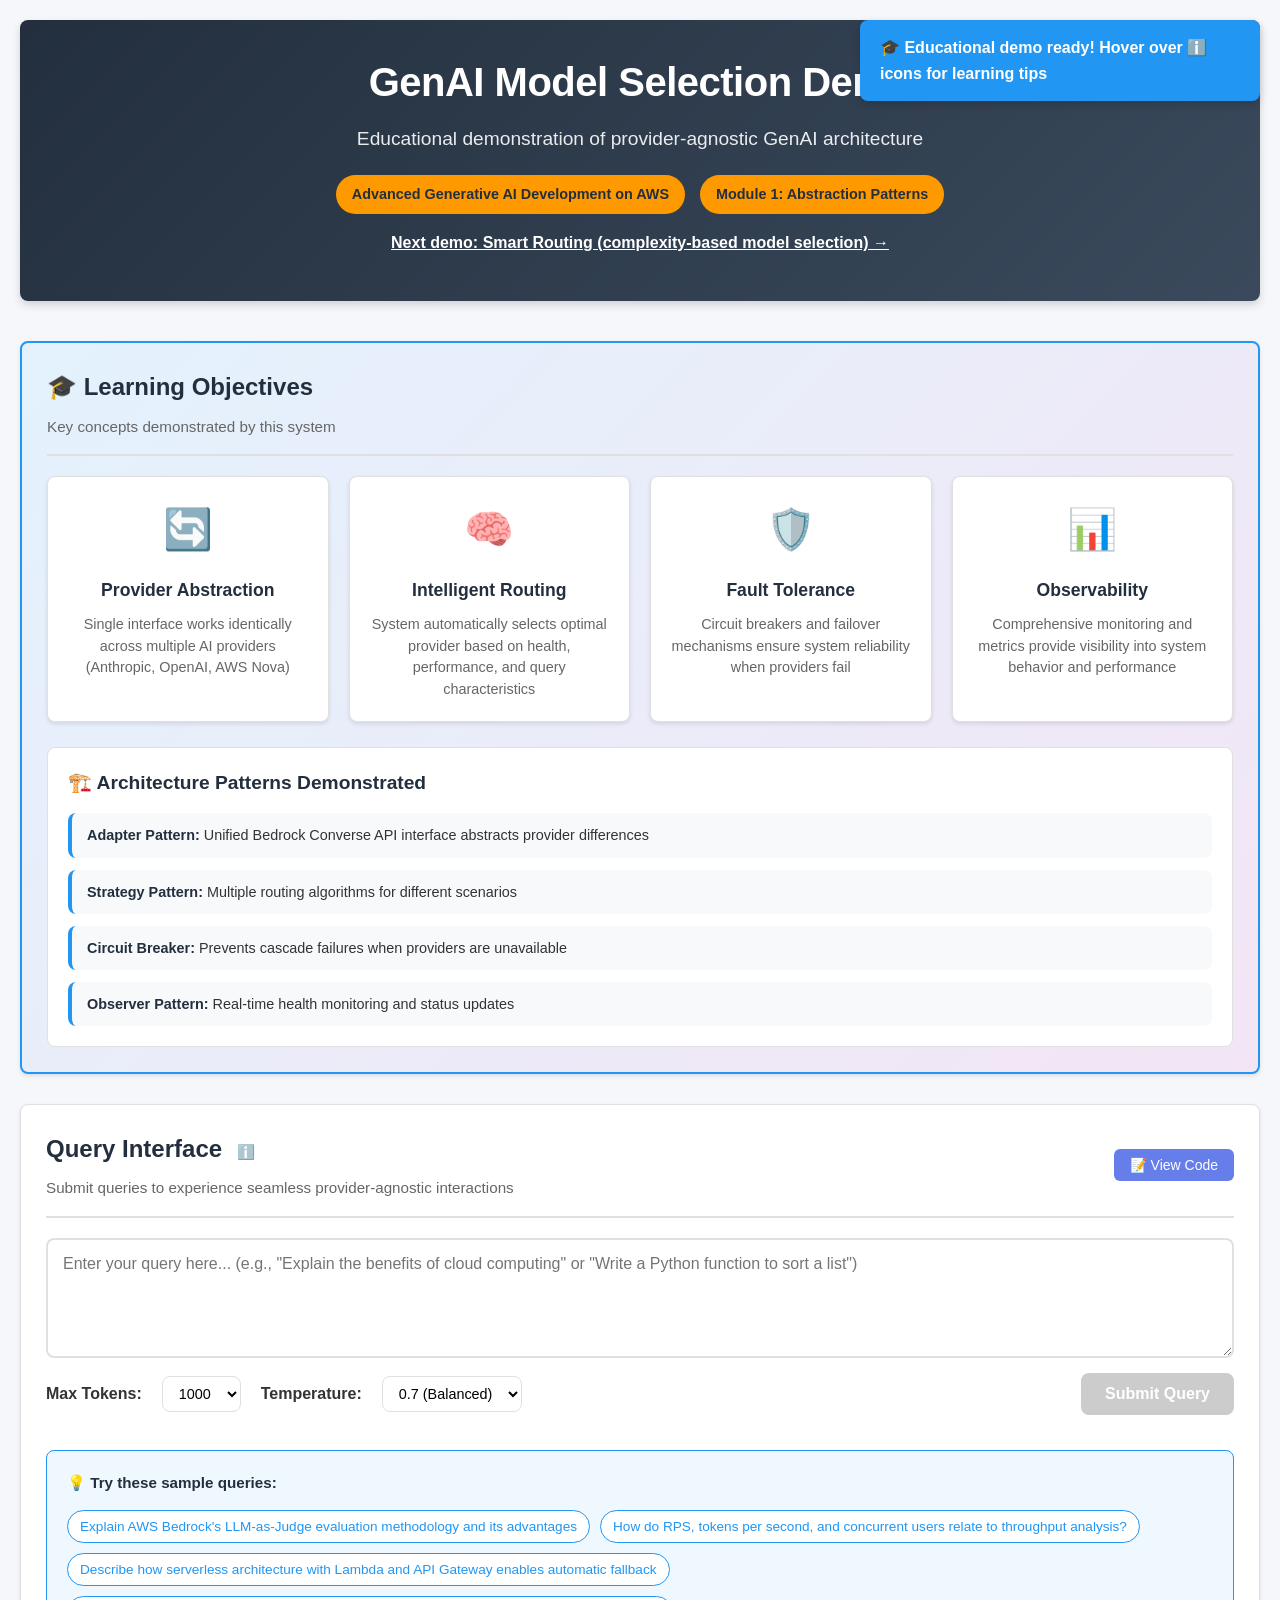
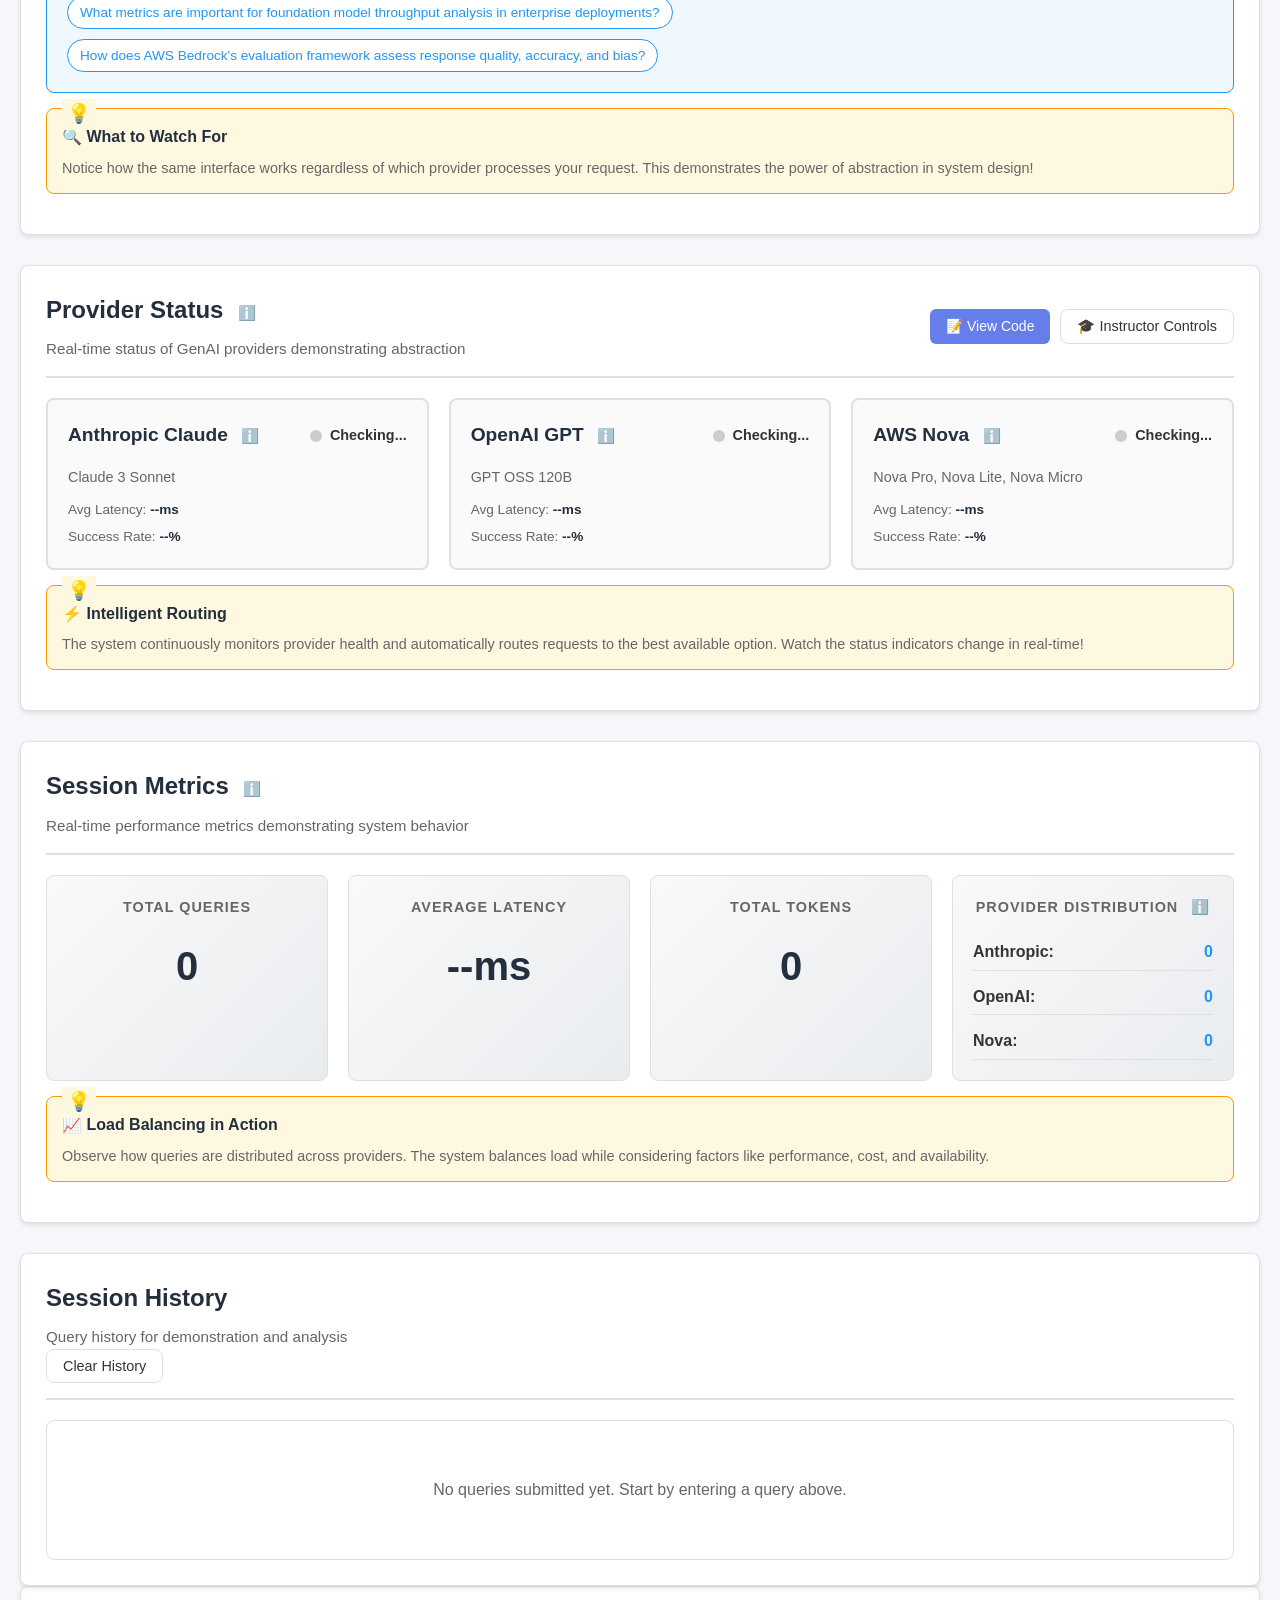
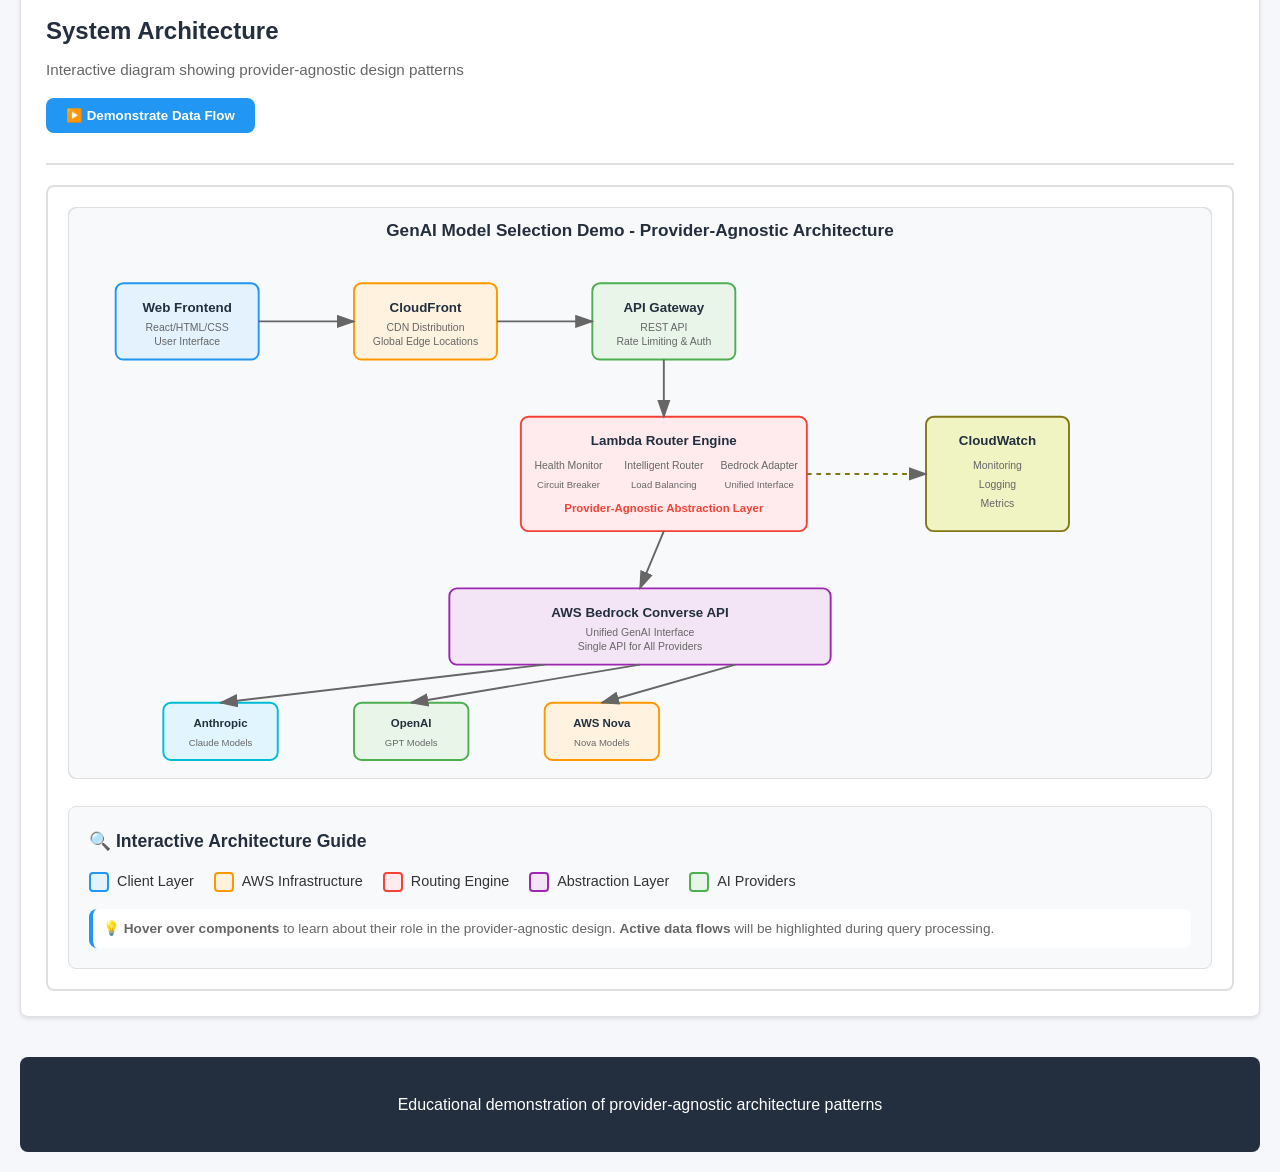
<file: web/index.html>
<!DOCTYPE html>
<html lang="en">
<head>
    <meta charset="UTF-8">
    <meta name="viewport" content="width=device-width, initial-scale=1.0">
    <title>GenAI Model Selection Demo - Provider-Agnostic Architecture</title>
    <link rel="stylesheet" href="styles.css">
</head>
<body>
    <div id="app">
        <!-- Header Section -->
        <header class="demo-header">
            <h1>GenAI Model Selection Demo</h1>
            <p class="subtitle">Educational demonstration of provider-agnostic GenAI architecture</p>
            <div class="demo-info">
                <span class="info-badge">Advanced Generative AI Development on AWS</span>
                <span class="info-badge">Module 1: Abstraction Patterns</span>
            </div>
            <p><a href="smart-routing.html">Next demo: Smart Routing (complexity-based model selection) &rarr;</a></p>
        </header>

        <!-- Educational Information Panel -->
        <section class="educational-panel">
            <div class="section-header">
                <h2>🎓 Learning Objectives</h2>
                <p class="section-description">Key concepts demonstrated by this system</p>
            </div>
            
            <div class="learning-objectives">
                <div class="objective-card">
                    <div class="objective-icon">🔄</div>
                    <h3>Provider Abstraction</h3>
                    <p>Single interface works identically across multiple AI providers (Anthropic, OpenAI, AWS Nova)</p>
                </div>
                
                <div class="objective-card">
                    <div class="objective-icon">🧠</div>
                    <h3>Intelligent Routing</h3>
                    <p>System automatically selects optimal provider based on health, performance, and query characteristics</p>
                </div>
                
                <div class="objective-card">
                    <div class="objective-icon">🛡️</div>
                    <h3>Fault Tolerance</h3>
                    <p>Circuit breakers and failover mechanisms ensure system reliability when providers fail</p>
                </div>
                
                <div class="objective-card">
                    <div class="objective-icon">📊</div>
                    <h3>Observability</h3>
                    <p>Comprehensive monitoring and metrics provide visibility into system behavior and performance</p>
                </div>
            </div>
            
            <div class="key-patterns">
                <h3>🏗️ Architecture Patterns Demonstrated</h3>
                <div class="pattern-list">
                    <div class="pattern-item">
                        <strong>Adapter Pattern:</strong> Unified Bedrock Converse API interface abstracts provider differences
                    </div>
                    <div class="pattern-item">
                        <strong>Strategy Pattern:</strong> Multiple routing algorithms for different scenarios
                    </div>
                    <div class="pattern-item">
                        <strong>Circuit Breaker:</strong> Prevents cascade failures when providers are unavailable
                    </div>
                    <div class="pattern-item">
                        <strong>Observer Pattern:</strong> Real-time health monitoring and status updates
                    </div>
                </div>
            </div>
        </section>

        <!-- Main Interface Section -->
        <main class="main-interface">
            <!-- Query Input Section -->
            <section class="query-section">
                <div class="section-header">
                    <div style="display: flex; justify-content: space-between; align-items: center; width: 100%;">
                        <div>
                            <h2>Query Interface 
                                <span class="help-icon" data-tooltip="This interface demonstrates provider-agnostic design - the same interface works identically regardless of which AI provider (Anthropic, OpenAI, or Nova) processes your request.">ℹ️</span>
                            </h2>
                            <p class="section-description">Submit queries to experience seamless provider-agnostic interactions</p>
                        </div>
                        <button class="code-view-btn" onclick="showCodeModal('query-interface')" style="background: #667eea; color: white; border: none; padding: 8px 16px; border-radius: 6px; cursor: pointer; font-size: 14px;">📝 View Code</button>
                    </div>
                </div>
                
                <div class="query-input-container">
                    <textarea 
                        id="queryInput" 
                        placeholder="Enter your query here... (e.g., 'Explain the benefits of cloud computing')"
                        rows="4"
                        maxlength="2000"
                    ></textarea>
                    <div class="input-controls">
                        <div class="input-options">
                            <label for="maxTokens">Max Tokens:</label>
                            <select id="maxTokens">
                                <option value="500">500</option>
                                <option value="1000" selected>1000</option>
                                <option value="2000">2000</option>
                            </select>
                            
                            <label for="temperature">Temperature:</label>
                            <select id="temperature">
                                <option value="0.3">0.3 (Focused)</option>
                                <option value="0.7" selected>0.7 (Balanced)</option>
                                <option value="1.0">1.0 (Creative)</option>
                            </select>
                        </div>
                        
                        <button id="submitQuery" class="submit-btn" disabled>
                            <span class="btn-text">Submit Query</span>
                            <div class="loading-spinner" style="display: none;"></div>
                        </button>
                    </div>
                </div>
            </section>

            <!-- Provider Status Section -->
            <section class="provider-status-section">
                <div class="section-header">
                    <div style="display: flex; justify-content: space-between; align-items: center; width: 100%;">
                        <div>
                            <h2>Provider Status 
                                <span class="help-icon" data-tooltip="This section shows the health of all three AI providers. Notice how the system automatically routes to healthy providers - this is the abstraction layer in action!">ℹ️</span>
                            </h2>
                            <p class="section-description">Real-time status of GenAI providers demonstrating abstraction</p>
                        </div>
                        <div style="display: flex; gap: 10px;">
                            <button class="code-view-btn" onclick="showCodeModal('provider-status')" style="background: #667eea; color: white; border: none; padding: 8px 16px; border-radius: 6px; cursor: pointer; font-size: 14px;">📝 View Code</button>
                            <button id="toggleAdminPanel" class="admin-toggle" style="margin: 0;">🎓 Instructor Controls</button>
                        </div>
                    </div>
                </div>
                
                <div class="provider-grid">
                    <div class="provider-card" data-provider="anthropic">
                        <div class="provider-header">
                            <h3>Anthropic Claude 
                                <span class="help-icon" data-tooltip="Anthropic's Claude models excel at reasoning and analysis. The system automatically selects the best Claude model (Sonnet for complex tasks, Haiku for speed) based on your query.">ℹ️</span>
                            </h3>
                            <div class="status-indicator" data-status="unknown">
                                <span class="status-dot"></span>
                                <span class="status-text">Checking...</span>
                            </div>
                        </div>
                        <div class="provider-details">
                            <p class="model-info">Claude 3 Sonnet</p>
                            <div class="provider-metrics">
                                <span class="metric">Avg Latency: <span class="metric-value">--ms</span></span>
                                <span class="metric">Success Rate: <span class="metric-value">--%</span></span>
                            </div>
                        </div>
                    </div>

                    <div class="provider-card" data-provider="openai">
                        <div class="provider-header">
                            <h3>OpenAI GPT 
                                <span class="help-icon" data-tooltip="OpenAI's GPT OSS 120B model provides strong performance across reasoning, code generation, and creative tasks with excellent reliability.">ℹ️</span>
                            </h3>
                            <div class="status-indicator" data-status="unknown">
                                <span class="status-dot"></span>
                                <span class="status-text">Checking...</span>
                            </div>
                        </div>
                        <div class="provider-details">
                            <p class="model-info">GPT OSS 120B</p>
                            <div class="provider-metrics">
                                <span class="metric">Avg Latency: <span class="metric-value">--ms</span></span>
                                <span class="metric">Success Rate: <span class="metric-value">--%</span></span>
                            </div>
                        </div>
                    </div>

                    <div class="provider-card" data-provider="nova">
                        <div class="provider-header">
                            <h3>AWS Nova 
                                <span class="help-icon" data-tooltip="AWS Nova models are optimized for cost-effectiveness and integration with AWS services. Nova Pro for complex tasks, Nova Lite for balanced performance, and Nova Micro for simple queries.">ℹ️</span>
                            </h3>
                            <div class="status-indicator" data-status="unknown">
                                <span class="status-dot"></span>
                                <span class="status-text">Checking...</span>
                            </div>
                        </div>
                        <div class="provider-details">
                            <p class="model-info">Nova Pro, Nova Lite, Nova Micro</p>
                            <div class="provider-metrics">
                                <span class="metric">Avg Latency: <span class="metric-value">--ms</span></span>
                                <span class="metric">Success Rate: <span class="metric-value">--%</span></span>
                            </div>
                        </div>
                    </div>
                </div>
                
                <!-- Instructor Controls (Initially Hidden) -->
                <div class="admin-section" style="display: none; margin-top: 20px;">
                    <div class="admin-controls">
                        <div class="control-group">
                            <h3>Provider Simulation Controls</h3>
                            <div class="simulation-controls">
                                <div class="simulation-item">
                                    <label class="switch">
                                        <input type="checkbox" id="simulateAnthropicFailure">
                                        <span class="slider"></span>
                                    </label>
                                    <span class="simulation-label">Simulate Anthropic Failure</span>
                                </div>
                                <div class="simulation-item">
                                    <label class="switch">
                                        <input type="checkbox" id="simulateOpenAIFailure">
                                        <span class="slider"></span>
                                    </label>
                                    <span class="simulation-label">Simulate OpenAI Failure</span>
                                </div>
                                <div class="simulation-item">
                                    <label class="switch">
                                        <input type="checkbox" id="simulateNovaFailure">
                                        <span class="slider"></span>
                                    </label>
                                    <span class="simulation-label">Simulate Nova Failure</span>
                                </div>
                            </div>
                            <button id="resetSimulations" class="reset-btn">Reset All Simulations</button>
                            
                            <div class="simulation-impact">
                                <h5>📚 What Students Will Observe:</h5>
                                <ul>
                                    <li>Automatic failover to healthy providers</li>
                                    <li>Circuit breaker pattern preventing requests to failed services</li>
                                    <li>Load redistribution across available providers</li>
                                    <li>System resilience and graceful degradation</li>
                                    <li>Real-time status monitoring and alerting</li>
                                </ul>
                            </div>
                        </div>
                    </div>
                </div>
            </section>

            <!-- Response Section -->
            <section class="response-section" style="display: none;">
                <div class="section-header">
                    <h2>Response</h2>
                    <p class="section-description">GenAI response with transparent provider information</p>
                </div>
                
                <div class="response-container">
                    <div class="response-metadata">
                        <div class="metadata-item">
                            <span class="metadata-label">Provider Used:</span>
                            <span class="metadata-value" id="responseProvider">--</span>
                        </div>
                        <div class="metadata-item">
                            <span class="metadata-label">Model:</span>
                            <span class="metadata-value" id="responseModel">--</span>
                        </div>
                        <div class="metadata-item">
                            <span class="metadata-label">Tokens Used:</span>
                            <span class="metadata-value" id="responseTokens">--</span>
                        </div>
                        <div class="metadata-item">
                            <span class="metadata-label">Latency:</span>
                            <span class="metadata-value" id="responseLatency">--ms</span>
                        </div>
                        <div class="metadata-item">
                            <span class="metadata-label">Timestamp:</span>
                            <span class="metadata-value" id="responseTimestamp">--</span>
                        </div>
                    </div>
                    
                    <div class="response-content">
                        <div id="responseText" class="response-text"></div>
                    </div>
                </div>
            </section>

            <!-- Metrics Dashboard Section -->
            <section class="metrics-section">
                <div class="section-header">
                    <h2>Session Metrics 
                        <span class="help-icon" data-tooltip="These metrics show how the system distributes load across providers and maintains performance. Notice how the system balances between providers automatically!">ℹ️</span>
                    </h2>
                    <p class="section-description">Real-time performance metrics demonstrating system behavior</p>
                </div>
                
                <div class="metrics-grid">
                    <div class="metric-card">
                        <h3>Total Queries</h3>
                        <div class="metric-value-large" id="totalQueries">0</div>
                    </div>
                    <div class="metric-card">
                        <h3>Average Latency</h3>
                        <div class="metric-value-large" id="avgLatency">--ms</div>
                    </div>
                    <div class="metric-card">
                        <h3>Total Tokens</h3>
                        <div class="metric-value-large" id="totalTokens">0</div>
                    </div>
                    <div class="metric-card">
                        <h3>Provider Distribution 
                            <span class="help-icon" data-tooltip="This shows how queries are distributed across providers. The intelligent routing algorithm considers factors like health, performance, and query characteristics.">ℹ️</span>
                        </h3>
                        <div class="provider-distribution" id="providerDistribution">
                            <div class="distribution-item">
                                <span class="provider-name">Anthropic:</span>
                                <span class="provider-count">0</span>
                            </div>
                            <div class="distribution-item">
                                <span class="provider-name">OpenAI:</span>
                                <span class="provider-count">0</span>
                            </div>
                            <div class="distribution-item">
                                <span class="provider-name">Nova:</span>
                                <span class="provider-count">0</span>
                            </div>
                        </div>
                    </div>
                </div>
            </section>

            <!-- Session History Section -->
            <section class="history-section">
                <div class="section-header">
                    <h2>Session History</h2>
                    <p class="section-description">Query history for demonstration and analysis</p>
                    <button id="clearHistory" class="clear-btn">Clear History</button>
                </div>
                
                <div class="history-container">
                    <div id="historyList" class="history-list">
                        <div class="history-empty">
                            <p>No queries submitted yet. Start by entering a query above.</p>
                        </div>
                    </div>
                </div>
            </section>

        </main>

        <!-- Architecture Diagram Section -->
        <section class="architecture-section">
            <div class="section-header">
                <h2>System Architecture</h2>
                <p class="section-description">Interactive diagram showing provider-agnostic design patterns</p>
            </div>
            
            <div class="architecture-container">
                <div id="architectureDiagram" class="architecture-diagram">
                    <svg viewBox="0 0 1200 600" xmlns="http://www.w3.org/2000/svg">
                        <!-- Background -->
                        <rect width="1200" height="600" fill="#F8F9FA" stroke="#E0E0E0" stroke-width="2" rx="10"/>
                        
                        <!-- Title -->
                        <text x="600" y="30" text-anchor="middle" class="diagram-title">
                            GenAI Model Selection Demo - Provider-Agnostic Architecture
                        </text>
                        
                        <!-- Client Layer -->
                        <g id="client-layer">
                            <rect x="50" y="80" width="150" height="80" fill="#E3F2FD" stroke="#2196F3" stroke-width="2" rx="8" class="component-box"/>
                            <text x="125" y="110" text-anchor="middle" class="component-title">Web Frontend</text>
                            <text x="125" y="130" text-anchor="middle" class="component-subtitle">React/HTML/CSS</text>
                            <text x="125" y="145" text-anchor="middle" class="component-subtitle">User Interface</text>
                        </g>
                        
                        <!-- CloudFront -->
                        <g id="cloudfront-layer">
                            <rect x="300" y="80" width="150" height="80" fill="#FFF3E0" stroke="#FF9800" stroke-width="2" rx="8" class="component-box"/>
                            <text x="375" y="110" text-anchor="middle" class="component-title">CloudFront</text>
                            <text x="375" y="130" text-anchor="middle" class="component-subtitle">CDN Distribution</text>
                            <text x="375" y="145" text-anchor="middle" class="component-subtitle">Global Edge Locations</text>
                        </g>
                        
                        <!-- API Gateway -->
                        <g id="api-gateway-layer">
                            <rect x="550" y="80" width="150" height="80" fill="#E8F5E8" stroke="#4CAF50" stroke-width="2" rx="8" class="component-box"/>
                            <text x="625" y="110" text-anchor="middle" class="component-title">API Gateway</text>
                            <text x="625" y="130" text-anchor="middle" class="component-subtitle">REST API</text>
                            <text x="625" y="145" text-anchor="middle" class="component-subtitle">Rate Limiting & Auth</text>
                        </g>
                        
                        <!-- Lambda Router -->
                        <g id="lambda-router-layer">
                            <rect x="475" y="220" width="300" height="120" fill="#FFEBEE" stroke="#F44336" stroke-width="2" rx="8" class="component-box"/>
                            <text x="625" y="250" text-anchor="middle" class="component-title">Lambda Router Engine</text>
                            <text x="525" y="275" text-anchor="middle" class="component-subtitle">Health Monitor</text>
                            <text x="625" y="275" text-anchor="middle" class="component-subtitle">Intelligent Router</text>
                            <text x="725" y="275" text-anchor="middle" class="component-subtitle">Bedrock Adapter</text>
                            <text x="525" y="295" text-anchor="middle" class="component-detail">Circuit Breaker</text>
                            <text x="625" y="295" text-anchor="middle" class="component-detail">Load Balancing</text>
                            <text x="725" y="295" text-anchor="middle" class="component-detail">Unified Interface</text>
                            <text x="625" y="320" text-anchor="middle" class="component-highlight">Provider-Agnostic Abstraction Layer</text>
                        </g>
                        
                        <!-- Bedrock Service -->
                        <g id="bedrock-layer">
                            <rect x="400" y="400" width="400" height="80" fill="#F3E5F5" stroke="#9C27B0" stroke-width="2" rx="8" class="component-box"/>
                            <text x="600" y="430" text-anchor="middle" class="component-title">AWS Bedrock Converse API</text>
                            <text x="600" y="450" text-anchor="middle" class="component-subtitle">Unified GenAI Interface</text>
                            <text x="600" y="465" text-anchor="middle" class="component-subtitle">Single API for All Providers</text>
                        </g>
                        
                        <!-- Provider Services -->
                        <g id="provider-services">
                            <!-- Anthropic -->
                            <g id="anthropic-provider">
                                <rect x="100" y="520" width="120" height="60" fill="#E1F5FE" stroke="#00BCD4" stroke-width="2" rx="8" class="provider-box"/>
                                <text x="160" y="545" text-anchor="middle" class="provider-title">Anthropic</text>
                                <text x="160" y="565" text-anchor="middle" class="provider-subtitle">Claude Models</text>
                            </g>
                            
                            <!-- OpenAI -->
                            <g id="openai-provider">
                                <rect x="300" y="520" width="120" height="60" fill="#E8F5E8" stroke="#4CAF50" stroke-width="2" rx="8" class="provider-box"/>
                                <text x="360" y="545" text-anchor="middle" class="provider-title">OpenAI</text>
                                <text x="360" y="565" text-anchor="middle" class="provider-subtitle">GPT Models</text>
                            </g>
                            
                            <!-- AWS Nova -->
                            <g id="nova-provider">
                                <rect x="500" y="520" width="120" height="60" fill="#FFF3E0" stroke="#FF9800" stroke-width="2" rx="8" class="provider-box"/>
                                <text x="560" y="545" text-anchor="middle" class="provider-title">AWS Nova</text>
                                <text x="560" y="565" text-anchor="middle" class="provider-subtitle">Nova Models</text>
                            </g>
                        </g>
                        
                        <!-- Monitoring -->
                        <g id="monitoring-layer">
                            <rect x="900" y="220" width="150" height="120" fill="#F0F4C3" stroke="#827717" stroke-width="2" rx="8" class="component-box"/>
                            <text x="975" y="250" text-anchor="middle" class="component-title">CloudWatch</text>
                            <text x="975" y="275" text-anchor="middle" class="component-subtitle">Monitoring</text>
                            <text x="975" y="295" text-anchor="middle" class="component-subtitle">Logging</text>
                            <text x="975" y="315" text-anchor="middle" class="component-subtitle">Metrics</text>
                        </g>
                        
                        <!-- Data Flow Arrows -->
                        <defs>
                            <marker id="arrowhead" markerWidth="10" markerHeight="7" refX="9" refY="3.5" orient="auto">
                                <polygon points="0 0, 10 3.5, 0 7" fill="#666"/>
                            </marker>
                            <marker id="active-arrowhead" markerWidth="10" markerHeight="7" refX="9" refY="3.5" orient="auto">
                                <polygon points="0 0, 10 3.5, 0 7" fill="#4CAF50"/>
                            </marker>
                        </defs>
                        
                        <!-- Request Flow -->
                        <g id="request-flow" class="flow-arrows">
                            <line x1="200" y1="120" x2="300" y2="120" stroke="#666" stroke-width="2" marker-end="url(#arrowhead)" class="flow-line"/>
                            <line x1="450" y1="120" x2="550" y2="120" stroke="#666" stroke-width="2" marker-end="url(#arrowhead)" class="flow-line"/>
                            <line x1="625" y1="160" x2="625" y2="220" stroke="#666" stroke-width="2" marker-end="url(#arrowhead)" class="flow-line"/>
                            <line x1="625" y1="340" x2="600" y2="400" stroke="#666" stroke-width="2" marker-end="url(#arrowhead)" class="flow-line"/>
                        </g>
                        
                        <!-- Provider Connections -->
                        <g id="provider-connections" class="provider-flows">
                            <line x1="500" y1="480" x2="160" y2="520" stroke="#666" stroke-width="2" marker-end="url(#arrowhead)" class="provider-line" id="anthropic-line"/>
                            <line x1="600" y1="480" x2="360" y2="520" stroke="#666" stroke-width="2" marker-end="url(#arrowhead)" class="provider-line" id="meta-line"/>
                            <line x1="700" y1="480" x2="560" y2="520" stroke="#666" stroke-width="2" marker-end="url(#arrowhead)" class="provider-line" id="nova-line"/>
                        </g>
                        
                        <!-- Monitoring Connection -->
                        <line x1="775" y1="280" x2="900" y2="280" stroke="#827717" stroke-width="2" marker-end="url(#arrowhead)" stroke-dasharray="5,5"/>
                        
                        <!-- Interactive Tooltips (invisible rectangles for hover areas) -->
                        <rect x="50" y="80" width="150" height="80" fill="transparent" class="tooltip-area" data-tooltip="Web Frontend: User interface built with HTML/CSS/JavaScript. Provides a consistent experience regardless of which AI provider processes requests."/>
                        <rect x="300" y="80" width="150" height="80" fill="transparent" class="tooltip-area" data-tooltip="CloudFront: AWS CDN service that distributes the web frontend globally for fast loading times and improved user experience."/>
                        <rect x="550" y="80" width="150" height="80" fill="transparent" class="tooltip-area" data-tooltip="API Gateway: Manages API requests with authentication, rate limiting, and request validation. Provides a single entry point for all client requests."/>
                        <rect x="475" y="220" width="300" height="120" fill="transparent" class="tooltip-area" data-tooltip="Lambda Router Engine: The core intelligence of the system. Monitors provider health, implements circuit breakers, and routes requests to optimal providers using the unified Bedrock interface."/>
                        <rect x="400" y="400" width="400" height="80" fill="transparent" class="tooltip-area" data-tooltip="AWS Bedrock Converse API: Unified interface that abstracts differences between AI providers. Single API call format works with Anthropic, OpenAI, and Nova models."/>
                        <rect x="100" y="520" width="120" height="60" fill="transparent" class="tooltip-area" data-tooltip="Anthropic Claude: Advanced reasoning and analysis capabilities. Models include Claude 3.5 Sonnet for complex tasks and Claude 3 Haiku for speed."/>
                        <rect x="300" y="520" width="120" height="60" fill="transparent" class="tooltip-area" data-tooltip="OpenAI GPT: GPT OSS 120B model provides strong performance across reasoning, code generation, and creative tasks with excellent reliability."/>
                        <rect x="500" y="520" width="120" height="60" fill="transparent" class="tooltip-area" data-tooltip="AWS Nova: Cost-effective models optimized for AWS integration. Nova Pro for complex tasks, Nova Lite for balanced performance, Nova Micro for simple queries."/>
                        <rect x="900" y="220" width="150" height="120" fill="transparent" class="tooltip-area" data-tooltip="CloudWatch: Comprehensive monitoring and logging. Tracks system performance, provider health, routing decisions, and provides real-time dashboards."/>
                    </svg>
                    
                    <!-- Legend -->
                    <div class="diagram-legend">
                        <h4>🔍 Interactive Architecture Guide</h4>
                        <div class="legend-items">
                            <div class="legend-item">
                                <div class="legend-color" style="background: #E3F2FD; border: 2px solid #2196F3;"></div>
                                <span>Client Layer</span>
                            </div>
                            <div class="legend-item">
                                <div class="legend-color" style="background: #FFF3E0; border: 2px solid #FF9800;"></div>
                                <span>AWS Infrastructure</span>
                            </div>
                            <div class="legend-item">
                                <div class="legend-color" style="background: #FFEBEE; border: 2px solid #F44336;"></div>
                                <span>Routing Engine</span>
                            </div>
                            <div class="legend-item">
                                <div class="legend-color" style="background: #F3E5F5; border: 2px solid #9C27B0;"></div>
                                <span>Abstraction Layer</span>
                            </div>
                            <div class="legend-item">
                                <div class="legend-color" style="background: #E8F5E8; border: 2px solid #4CAF50;"></div>
                                <span>AI Providers</span>
                            </div>
                        </div>
                        <p class="legend-note">
                            💡 <strong>Hover over components</strong> to learn about their role in the provider-agnostic design.
                            <strong>Active data flows</strong> will be highlighted during query processing.
                        </p>
                    </div>
                </div>
            </div>
        </section>

        <!-- Footer -->
        <footer class="demo-footer">
            <p>Educational demonstration of provider-agnostic architecture patterns</p>
        </footer>
    </div>

    <!-- Toast Notifications -->
    <div id="toastContainer" class="toast-container"></div>

    <!-- Code Viewer Modal -->
    <div id="codeModal" class="code-modal" style="display: none;">
        <div class="code-modal-content">
            <div class="code-modal-header">
                <h2 id="codeModalTitle">Lambda Code</h2>
                <button class="code-modal-close" onclick="document.getElementById('codeModal').style.display='none'">&times;</button>
            </div>
            <div class="code-modal-body">
                <pre id="codeModalCode"><code></code></pre>
            </div>
            <div class="code-modal-footer">
                <p>💡 This code demonstrates production-ready patterns for GenAI routing and provider abstraction</p>
            </div>
        </div>
    </div>

    <script src="app.js"></script>
</body>
</html>
</file>
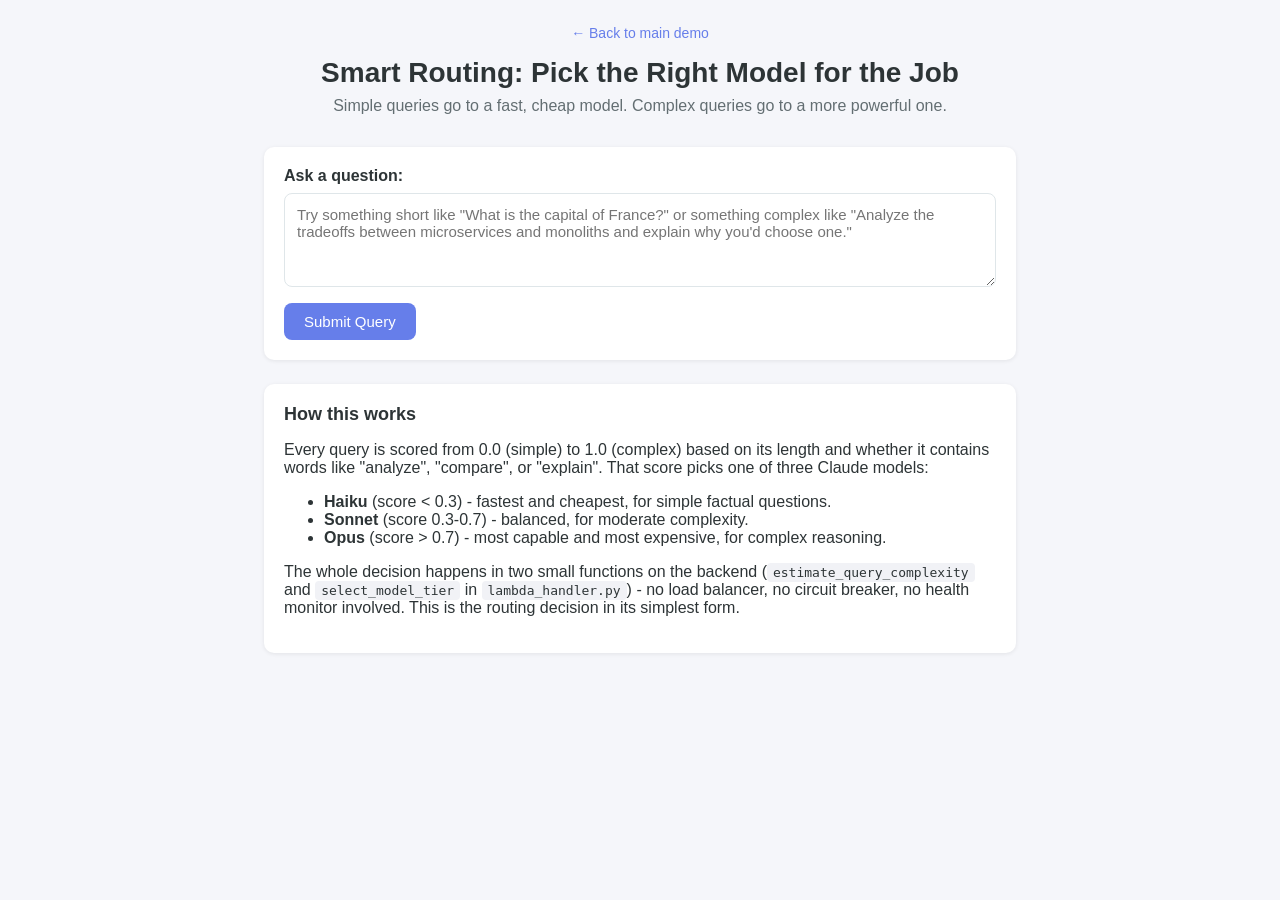
<file: web/smart-routing.html>
<!DOCTYPE html>
<html lang="en">
<head>
    <meta charset="UTF-8">
    <meta name="viewport" content="width=device-width, initial-scale=1.0">
    <title>Smart Routing Demo - Complexity-Based Model Selection</title>
    <link rel="stylesheet" href="smart-routing-styles.css">
</head>
<body>
    <div id="app">
        <header class="sr-header">
            <a href="index.html" class="back-link">&larr; Back to main demo</a>
            <h1>Smart Routing: Pick the Right Model for the Job</h1>
            <p class="subtitle">Simple queries go to a fast, cheap model. Complex queries go to a more powerful one.</p>
        </header>

        <main class="sr-main">
            <section class="sr-query-section">
                <label for="queryInput">Ask a question:</label>
                <textarea id="queryInput" rows="4" placeholder="Try something short like &quot;What is the capital of France?&quot; or something complex like &quot;Analyze the tradeoffs between microservices and monoliths and explain why you'd choose one.&quot;"></textarea>
                <button id="submitBtn">Submit Query</button>
            </section>

            <section class="sr-result-section" id="resultSection" style="display:none;">
                <div class="sr-routing-decision">
                    <span class="sr-tier-badge" id="tierBadge">-</span>
                    <span id="reasonText"></span>
                </div>
                <div class="sr-meta">
                    <span>Complexity score: <strong id="complexityScore">-</strong></span>
                    <span>Tokens used: <strong id="tokensUsed">-</strong></span>
                    <span>Latency: <strong id="latencyMs">-</strong> ms</span>
                </div>
                <div class="sr-answer" id="answerText"></div>
            </section>

            <section class="sr-error-section" id="errorSection" style="display:none;"></section>

            <section class="sr-explainer">
                <h2>How this works</h2>
                <p>
                    Every query is scored from 0.0 (simple) to 1.0 (complex) based on its
                    length and whether it contains words like "analyze", "compare", or "explain".
                    That score picks one of three Claude models:
                </p>
                <ul>
                    <li><strong>Haiku</strong> (score &lt; 0.3) - fastest and cheapest, for simple factual questions.</li>
                    <li><strong>Sonnet</strong> (score 0.3-0.7) - balanced, for moderate complexity.</li>
                    <li><strong>Opus</strong> (score &gt; 0.7) - most capable and most expensive, for complex reasoning.</li>
                </ul>
                <p>
                    The whole decision happens in two small functions on the backend
                    (<code>estimate_query_complexity</code> and <code>select_model_tier</code>
                    in <code>lambda_handler.py</code>) - no load balancer, no circuit breaker,
                    no health monitor involved. This is the routing decision in its simplest form.
                </p>
            </section>
        </main>
    </div>
    <script src="smart-routing.js"></script>
</body>
</html>
</file>
<file: web/styles.css>
/* GenAI Model Selection Demo - Educational Interface Styles */

/* CSS Variables for consistent theming */
:root {
    --primary-color: #232F3E;
    --secondary-color: #FF9900;
    --success-color: #4CAF50;
    --warning-color: #FF9800;
    --error-color: #F44336;
    --info-color: #2196F3;
    --background-color: #F5F7FA;
    --card-background: #FFFFFF;
    --text-primary: #333333;
    --text-secondary: #666666;
    --border-color: #E0E0E0;
    --shadow-light: 0 2px 4px rgba(0,0,0,0.1);
    --shadow-medium: 0 4px 8px rgba(0,0,0,0.15);
    --border-radius: 8px;
    --transition: all 0.3s ease;
}

/* Base Styles */
* {
    box-sizing: border-box;
}

body {
    font-family: 'Segoe UI', Tahoma, Geneva, Verdana, sans-serif;
    margin: 0;
    padding: 0;
    background-color: var(--background-color);
    color: var(--text-primary);
    line-height: 1.6;
    font-size: 16px;
}

/* Main App Container */
#app {
    max-width: 1400px;
    margin: 0 auto;
    padding: 20px;
}

/* Header Styles */
.demo-header {
    text-align: center;
    margin-bottom: 40px;
    padding: 30px;
    background: linear-gradient(135deg, var(--primary-color), #3A4A5C);
    color: white;
    border-radius: var(--border-radius);
    box-shadow: var(--shadow-medium);
}

.demo-header h1 {
    margin: 0 0 10px 0;
    font-size: 2.5rem;
    font-weight: 700;
    letter-spacing: -0.5px;
}

.subtitle {
    font-size: 1.2rem;
    margin: 0 0 20px 0;
    opacity: 0.9;
    font-weight: 300;
}

.demo-info {
    display: flex;
    justify-content: center;
    gap: 15px;
    flex-wrap: wrap;
}

.info-badge {
    background: var(--secondary-color);
    color: var(--primary-color);
    padding: 8px 16px;
    border-radius: 20px;
    font-size: 0.9rem;
    font-weight: 600;
}

.demo-header a {
    color: white;
    font-weight: 600;
    text-decoration: underline;
}

.demo-header a:hover {
    opacity: 0.85;
}

/* Section Styles */
.main-interface {
    display: flex;
    flex-direction: column;
    gap: 30px;
}

section {
    background: var(--card-background);
    border-radius: var(--border-radius);
    padding: 25px;
    box-shadow: var(--shadow-light);
    border: 1px solid var(--border-color);
}

.section-header {
    margin-bottom: 20px;
    border-bottom: 2px solid var(--border-color);
    padding-bottom: 15px;
}

.section-header h2 {
    margin: 0 0 8px 0;
    color: var(--primary-color);
    font-size: 1.5rem;
    font-weight: 600;
}

.section-description {
    margin: 0;
    color: var(--text-secondary);
    font-size: 0.95rem;
}

/* Query Input Section */
.query-input-container {
    display: flex;
    flex-direction: column;
    gap: 15px;
}

#queryInput {
    width: 100%;
    padding: 15px;
    border: 2px solid var(--border-color);
    border-radius: var(--border-radius);
    font-size: 1rem;
    font-family: inherit;
    resize: vertical;
    min-height: 120px;
    transition: var(--transition);
}

#queryInput:focus {
    outline: none;
    border-color: var(--info-color);
    box-shadow: 0 0 0 3px rgba(33, 150, 243, 0.1);
}

.input-controls {
    display: flex;
    justify-content: space-between;
    align-items: center;
    flex-wrap: wrap;
    gap: 15px;
}

.input-options {
    display: flex;
    gap: 20px;
    align-items: center;
    flex-wrap: wrap;
}

.input-options label {
    font-weight: 600;
    color: var(--text-primary);
}

.input-options select {
    padding: 8px 12px;
    border: 1px solid var(--border-color);
    border-radius: var(--border-radius);
    font-size: 0.9rem;
    background: white;
}

/* Button Styles */
.submit-btn {
    display: flex;
    align-items: center;
    gap: 10px;
    padding: 12px 24px;
    background: var(--info-color);
    color: white;
    border: none;
    border-radius: var(--border-radius);
    font-size: 1rem;
    font-weight: 600;
    cursor: pointer;
    transition: var(--transition);
    min-width: 140px;
    justify-content: center;
}

.submit-btn:hover:not(:disabled) {
    background: #1976D2;
    transform: translateY(-1px);
    box-shadow: var(--shadow-medium);
}

.submit-btn:disabled {
    background: #CCCCCC;
    cursor: not-allowed;
    transform: none;
}

.loading-spinner {
    width: 16px;
    height: 16px;
    border: 2px solid transparent;
    border-top: 2px solid white;
    border-radius: 50%;
    animation: spin 1s linear infinite;
}

@keyframes spin {
    0% { transform: rotate(0deg); }
    100% { transform: rotate(360deg); }
}

/* Provider Status Grid */
.provider-grid {
    display: grid;
    grid-template-columns: repeat(auto-fit, minmax(300px, 1fr));
    gap: 20px;
}

.provider-card {
    border: 2px solid var(--border-color);
    border-radius: var(--border-radius);
    padding: 20px;
    transition: var(--transition);
    background: #FAFAFA;
}

.provider-card:hover {
    transform: translateY(-2px);
    box-shadow: var(--shadow-medium);
}

.provider-card.active {
    border-color: var(--success-color);
    background: #F8FFF8;
    box-shadow: 0 0 0 3px rgba(76, 175, 80, 0.1);
}

.provider-header {
    display: flex;
    justify-content: space-between;
    align-items: center;
    margin-bottom: 15px;
}

.provider-header h3 {
    margin: 0;
    color: var(--primary-color);
    font-size: 1.2rem;
}

.status-indicator {
    display: flex;
    align-items: center;
    gap: 8px;
}

.status-dot {
    width: 12px;
    height: 12px;
    border-radius: 50%;
    background: #CCCCCC;
    transition: var(--transition);
}

.status-indicator[data-status="healthy"] .status-dot {
    background: var(--success-color);
    box-shadow: 0 0 8px rgba(76, 175, 80, 0.4);
}

.status-indicator[data-status="degraded"] .status-dot {
    background: var(--warning-color);
    box-shadow: 0 0 8px rgba(255, 152, 0, 0.4);
}

.status-indicator[data-status="unavailable"] .status-dot {
    background: var(--error-color);
    box-shadow: 0 0 8px rgba(244, 67, 54, 0.4);
}

.status-text {
    font-size: 0.9rem;
    font-weight: 600;
}

.provider-details {
    color: var(--text-secondary);
}

.model-info {
    margin: 0 0 10px 0;
    font-size: 0.9rem;
}

.provider-metrics {
    display: flex;
    flex-direction: column;
    gap: 5px;
}

.metric {
    font-size: 0.85rem;
}

.metric-value {
    font-weight: 600;
    color: var(--primary-color);
}

/* Response Section */
.response-container {
    display: flex;
    flex-direction: column;
    gap: 20px;
}

.response-metadata {
    display: grid;
    grid-template-columns: repeat(auto-fit, minmax(200px, 1fr));
    gap: 15px;
    padding: 15px;
    background: #F8F9FA;
    border-radius: var(--border-radius);
    border: 1px solid var(--border-color);
}

.metadata-item {
    display: flex;
    flex-direction: column;
    gap: 5px;
}

.metadata-label {
    font-size: 0.85rem;
    color: var(--text-secondary);
    font-weight: 600;
    text-transform: uppercase;
    letter-spacing: 0.5px;
}

.metadata-value {
    font-size: 1rem;
    color: var(--primary-color);
    font-weight: 600;
}

.response-content {
    background: white;
    border: 1px solid var(--border-color);
    border-radius: var(--border-radius);
    padding: 20px;
}

.response-text {
    line-height: 1.7;
    font-size: 1rem;
    white-space: pre-wrap;
    word-wrap: break-word;
}

/* Metrics Dashboard */
.metrics-grid {
    display: grid;
    grid-template-columns: repeat(auto-fit, minmax(250px, 1fr));
    gap: 20px;
}

.metric-card {
    text-align: center;
    padding: 20px;
    background: linear-gradient(135deg, #F8F9FA, #E9ECEF);
    border-radius: var(--border-radius);
    border: 1px solid var(--border-color);
}

.metric-card h3 {
    margin: 0 0 15px 0;
    color: var(--text-secondary);
    font-size: 0.9rem;
    text-transform: uppercase;
    letter-spacing: 1px;
}

.metric-value-large {
    font-size: 2.5rem;
    font-weight: 700;
    color: var(--primary-color);
    margin-bottom: 10px;
}

.provider-distribution {
    display: flex;
    flex-direction: column;
    gap: 8px;
    text-align: left;
}

.distribution-item {
    display: flex;
    justify-content: space-between;
    padding: 5px 0;
    border-bottom: 1px solid var(--border-color);
}

.provider-name {
    font-weight: 600;
}

.provider-count {
    color: var(--info-color);
    font-weight: 700;
}

/* Session History */
.history-container {
    max-height: 400px;
    overflow-y: auto;
    border: 1px solid var(--border-color);
    border-radius: var(--border-radius);
}

.history-list {
    display: flex;
    flex-direction: column;
}

.history-empty {
    padding: 40px;
    text-align: center;
    color: var(--text-secondary);
}

.history-item {
    padding: 15px 20px;
    border-bottom: 1px solid var(--border-color);
    transition: var(--transition);
}

.history-item:hover {
    background: #F8F9FA;
}

.history-item:last-child {
    border-bottom: none;
}

.history-header {
    display: flex;
    justify-content: space-between;
    align-items: center;
    margin-bottom: 10px;
}

.history-timestamp {
    font-size: 0.85rem;
    color: var(--text-secondary);
}

.history-provider {
    background: var(--info-color);
    color: white;
    padding: 4px 8px;
    border-radius: 12px;
    font-size: 0.8rem;
    font-weight: 600;
}

.history-query {
    font-size: 0.9rem;
    color: var(--text-primary);
    margin-bottom: 8px;
    font-style: italic;
}

.history-metrics {
    display: flex;
    gap: 15px;
    font-size: 0.8rem;
    color: var(--text-secondary);
}

/* Admin Panel */
.admin-controls {
    background: #FFF3E0;
    border: 2px solid var(--warning-color);
    border-radius: var(--border-radius);
    padding: 20px;
}

.control-group h3 {
    margin: 0 0 15px 0;
    color: var(--primary-color);
}

.simulation-controls {
    display: flex;
    flex-direction: column;
    gap: 15px;
    margin-bottom: 20px;
}

.simulation-item {
    display: flex;
    align-items: center;
    gap: 15px;
}

/* Toggle Switch Styles */
.switch {
    position: relative;
    display: inline-block;
    width: 60px;
    height: 34px;
}

.switch input {
    opacity: 0;
    width: 0;
    height: 0;
}

.slider {
    position: absolute;
    cursor: pointer;
    top: 0;
    left: 0;
    right: 0;
    bottom: 0;
    background-color: #ccc;
    transition: .4s;
    border-radius: 34px;
}

.slider:before {
    position: absolute;
    content: "";
    height: 26px;
    width: 26px;
    left: 4px;
    bottom: 4px;
    background-color: white;
    transition: .4s;
    border-radius: 50%;
}

input:checked + .slider {
    background-color: var(--error-color);
}

input:checked + .slider:before {
    transform: translateX(26px);
}

.simulation-label {
    font-weight: 600;
    color: var(--text-primary);
}

/* Button Styles */
.clear-btn, .reset-btn, .admin-toggle {
    padding: 8px 16px;
    border: 1px solid var(--border-color);
    border-radius: var(--border-radius);
    background: white;
    color: var(--text-primary);
    cursor: pointer;
    font-size: 0.9rem;
    transition: var(--transition);
}

.clear-btn:hover, .reset-btn:hover, .admin-toggle:hover {
    background: var(--background-color);
    border-color: var(--info-color);
}

.reset-btn {
    background: var(--error-color);
    color: white;
    border-color: var(--error-color);
}

.reset-btn:hover {
    background: #D32F2F;
}

/* Architecture Section */
.architecture-container {
    border: 2px solid var(--border-color);
    border-radius: var(--border-radius);
    background: white;
    padding: 20px;
}

.architecture-diagram {
    position: relative;
}

.architecture-diagram svg {
    width: 100%;
    height: auto;
    max-height: 600px;
    border-radius: var(--border-radius);
    background: #FAFAFA;
}

/* SVG Text Styles */
.diagram-title {
    font-size: 18px;
    font-weight: 700;
    fill: var(--primary-color);
}

.component-title {
    font-size: 14px;
    font-weight: 600;
    fill: var(--primary-color);
}

.component-subtitle {
    font-size: 11px;
    font-weight: 500;
    fill: var(--text-secondary);
}

.component-detail {
    font-size: 10px;
    font-weight: 400;
    fill: var(--text-secondary);
}

.component-highlight {
    font-size: 12px;
    font-weight: 700;
    fill: var(--error-color);
}

.provider-title {
    font-size: 12px;
    font-weight: 600;
    fill: var(--primary-color);
}

.provider-subtitle {
    font-size: 10px;
    font-weight: 400;
    fill: var(--text-secondary);
}

/* Interactive Elements */
.component-box, .provider-box {
    transition: all 0.3s ease;
    cursor: pointer;
}

.component-box:hover, .provider-box:hover {
    filter: brightness(1.05);
    stroke-width: 3;
}

.tooltip-area {
    cursor: help;
}

.tooltip-area:hover + .component-box,
.tooltip-area:hover + .provider-box {
    filter: brightness(1.1);
    stroke-width: 3;
}

/* Active State Animations */
.component-box.active, .provider-box.active {
    animation: componentPulse 2s ease-in-out infinite;
}

@keyframes componentPulse {
    0%, 100% {
        filter: brightness(1);
    }
    50% {
        filter: brightness(1.15);
        stroke-width: 4;
    }
}

.flow-line.active, .provider-line.active {
    stroke: var(--success-color);
    stroke-width: 4;
    animation: flowAnimation 2s ease-in-out infinite;
}

@keyframes flowAnimation {
    0%, 100% {
        opacity: 1;
    }
    50% {
        opacity: 0.6;
    }
}

/* Diagram Legend */
.diagram-legend {
    margin-top: 20px;
    padding: 20px;
    background: #F8F9FA;
    border-radius: var(--border-radius);
    border: 1px solid var(--border-color);
}

.diagram-legend h4 {
    margin: 0 0 15px 0;
    color: var(--primary-color);
    font-size: 1.1rem;
}

.legend-items {
    display: flex;
    flex-wrap: wrap;
    gap: 20px;
    margin-bottom: 15px;
}

.legend-item {
    display: flex;
    align-items: center;
    gap: 8px;
    font-size: 0.9rem;
    color: var(--text-primary);
}

.legend-color {
    width: 20px;
    height: 20px;
    border-radius: 4px;
}

.legend-note {
    margin: 0;
    font-size: 0.85rem;
    color: var(--text-secondary);
    line-height: 1.4;
    padding: 10px;
    background: white;
    border-radius: var(--border-radius);
    border-left: 4px solid var(--info-color);
}

/* Tooltip Implementation for the SVG architecture diagram.
   ::after/::before generated content doesn't render on SVG shape elements
   like <rect> in most browsers, so a JS-driven positioned tooltip element
   is used instead (see initDiagramTooltips() in app.js) rather than CSS
   pseudo-elements on .tooltip-area. */
.diagram-tooltip {
    display: none;
    position: absolute;
    top: 0;
    left: 0;
    background: var(--primary-color);
    color: white;
    padding: 12px 16px;
    border-radius: var(--border-radius);
    font-size: 0.85rem;
    font-weight: normal;
    white-space: normal;
    width: 300px;
    max-width: 90vw;
    text-align: left;
    line-height: 1.4;
    box-shadow: var(--shadow-medium);
    z-index: 1000;
    animation: tooltipFadeIn 0.2s ease;
    pointer-events: none;
}

/* Provider Status Indicators in Diagram */
.provider-box.healthy {
    filter: brightness(1.1);
    stroke: var(--success-color);
    stroke-width: 3;
}

.provider-box.degraded {
    filter: brightness(0.9);
    stroke: var(--warning-color);
    stroke-width: 3;
}

.provider-box.unavailable {
    filter: grayscale(0.7) brightness(0.8);
    stroke: var(--error-color);
    stroke-width: 3;
    stroke-dasharray: 5,5;
}

.provider-box.simulated-failure {
    filter: grayscale(1) brightness(0.6);
    stroke: var(--error-color);
    stroke-width: 4;
    stroke-dasharray: 8,4;
    animation: failureBlink 1.5s ease-in-out infinite;
}

@keyframes failureBlink {
    0%, 100% {
        opacity: 1;
    }
    50% {
        opacity: 0.5;
    }
}

/* Responsive Design for Architecture Diagram */
@media (max-width: 768px) {
    .architecture-diagram svg {
        max-height: 400px;
    }
    
    .legend-items {
        flex-direction: column;
        gap: 10px;
    }
    
    .diagram-legend {
        padding: 15px;
    }
}

@media (max-width: 480px) {
    .architecture-diagram svg {
        max-height: 300px;
    }
    
    .legend-note {
        font-size: 0.8rem;
    }
}

/* Footer */
.demo-footer {
    text-align: center;
    margin-top: 40px;
    padding: 30px;
    background: var(--primary-color);
    color: white;
    border-radius: var(--border-radius);
}

.demo-footer p {
    margin: 5px 0;
}

/* Toast Notifications */
.toast-container {
    position: fixed;
    top: 20px;
    right: 20px;
    z-index: 1000;
    display: flex;
    flex-direction: column;
    gap: 10px;
}

.toast {
    padding: 15px 20px;
    border-radius: var(--border-radius);
    color: white;
    font-weight: 600;
    box-shadow: var(--shadow-medium);
    transform: translateX(100%);
    animation: slideIn 0.3s ease forwards;
    max-width: 400px;
}

.toast.success {
    background: var(--success-color);
}

.toast.error {
    background: var(--error-color);
}

.toast.info {
    background: var(--info-color);
}

.toast.warning {
    background: var(--warning-color);
}

@keyframes slideIn {
    to {
        transform: translateX(0);
    }
}

/* Responsive Design */
@media (max-width: 768px) {
    #app {
        padding: 10px;
    }
    
    .demo-header {
        padding: 20px;
    }
    
    .demo-header h1 {
        font-size: 2rem;
    }
    
    .provider-grid {
        grid-template-columns: 1fr;
    }
    
    .metrics-grid {
        grid-template-columns: repeat(2, 1fr);
    }
    
    .input-controls {
        flex-direction: column;
        align-items: stretch;
    }
    
    .input-options {
        justify-content: space-between;
    }
    
    .response-metadata {
        grid-template-columns: 1fr;
    }
}

@media (max-width: 480px) {
    .metrics-grid {
        grid-template-columns: 1fr;
    }
    
    .demo-info {
        flex-direction: column;
        align-items: center;
    }
    
    .input-options {
        flex-direction: column;
        gap: 10px;
    }
}

/* Educational UI Elements */
.help-icon {
    display: inline-block;
    margin-left: 8px;
    cursor: help;
    font-size: 0.9rem;
    opacity: 0.7;
    transition: var(--transition);
    position: relative;
}

.help-icon:hover {
    opacity: 1;
    transform: scale(1.1);
}

/* Tooltip Styles */
.help-icon[data-tooltip]:hover::after {
    content: attr(data-tooltip);
    position: absolute;
    bottom: 100%;
    left: 50%;
    transform: translateX(-50%);
    background: var(--primary-color);
    color: white;
    padding: 12px 16px;
    border-radius: var(--border-radius);
    font-size: 0.85rem;
    font-weight: normal;
    white-space: normal;
    width: 300px;
    max-width: 90vw;
    text-align: left;
    line-height: 1.4;
    box-shadow: var(--shadow-medium);
    z-index: 1000;
    animation: tooltipFadeIn 0.2s ease;
}

.help-icon[data-tooltip]:hover::before {
    content: '';
    position: absolute;
    bottom: 100%;
    left: 50%;
    transform: translateX(-50%) translateY(100%);
    border: 6px solid transparent;
    border-top-color: var(--primary-color);
    z-index: 1000;
}

@keyframes tooltipFadeIn {
    from {
        opacity: 0;
        transform: translateX(-50%) translateY(5px);
    }
    to {
        opacity: 1;
        transform: translateX(-50%) translateY(0);
    }
}

/* Educational Panel Styles */
.educational-panel {
    background: linear-gradient(135deg, #E3F2FD, #F3E5F5);
    border: 2px solid var(--info-color);
    margin-bottom: 30px;
}

.learning-objectives {
    display: grid;
    grid-template-columns: repeat(auto-fit, minmax(280px, 1fr));
    gap: 20px;
    margin-bottom: 25px;
}

.objective-card {
    background: white;
    padding: 20px;
    border-radius: var(--border-radius);
    text-align: center;
    box-shadow: var(--shadow-light);
    border: 1px solid var(--border-color);
    transition: var(--transition);
}

.objective-card:hover {
    transform: translateY(-3px);
    box-shadow: var(--shadow-medium);
}

.objective-icon {
    font-size: 2.5rem;
    margin-bottom: 15px;
    display: block;
}

.objective-card h3 {
    margin: 0 0 10px 0;
    color: var(--primary-color);
    font-size: 1.1rem;
}

.objective-card p {
    margin: 0;
    color: var(--text-secondary);
    font-size: 0.9rem;
    line-height: 1.5;
}

.key-patterns {
    background: white;
    padding: 20px;
    border-radius: var(--border-radius);
    border: 1px solid var(--border-color);
}

.key-patterns h3 {
    margin: 0 0 15px 0;
    color: var(--primary-color);
    font-size: 1.2rem;
}

.pattern-list {
    display: flex;
    flex-direction: column;
    gap: 12px;
}

.pattern-item {
    padding: 12px 15px;
    background: #F8F9FA;
    border-radius: var(--border-radius);
    border-left: 4px solid var(--info-color);
    font-size: 0.9rem;
    line-height: 1.4;
}

.pattern-item strong {
    color: var(--primary-color);
}

/* Enhanced Provider Cards with Educational Indicators */
.provider-card.educational-highlight {
    animation: educationalPulse 2s ease-in-out infinite;
}

@keyframes educationalPulse {
    0%, 100% {
        box-shadow: var(--shadow-light);
    }
    50% {
        box-shadow: 0 0 20px rgba(33, 150, 243, 0.3);
    }
}

/* Educational Callout Boxes */
.educational-callout {
    background: #FFF8E1;
    border: 1px solid var(--warning-color);
    border-radius: var(--border-radius);
    padding: 15px;
    margin: 15px 0;
    position: relative;
}

.educational-callout::before {
    content: '💡';
    position: absolute;
    top: -10px;
    left: 15px;
    background: #FFF8E1;
    padding: 0 5px;
    font-size: 1.2rem;
}

.educational-callout h4 {
    margin: 0 0 8px 0;
    color: var(--primary-color);
    font-size: 1rem;
}

.educational-callout p {
    margin: 0;
    font-size: 0.9rem;
    color: var(--text-secondary);
    line-height: 1.4;
}

/* Status Indicators with Educational Context */
.status-indicator[data-status="healthy"]::after {
    content: ' (Available for routing)';
    font-size: 0.8rem;
    color: var(--success-color);
    font-weight: normal;
}

.status-indicator[data-status="degraded"]::after {
    content: ' (Limited capacity)';
    font-size: 0.8rem;
    color: var(--warning-color);
    font-weight: normal;
}

.status-indicator[data-status="unavailable"]::after {
    content: ' (Failover active)';
    font-size: 0.8rem;
    color: var(--error-color);
    font-weight: normal;
}

/* Enhanced Metrics with Educational Context */
.metric-card.highlighted {
    background: linear-gradient(135deg, #E8F5E8, #F0F8F0);
    border: 2px solid var(--success-color);
    animation: metricHighlight 3s ease-in-out;
}

@keyframes metricHighlight {
    0%, 100% {
        transform: scale(1);
    }
    50% {
        transform: scale(1.02);
    }
}

/* Sample Queries Section */
.sample-queries {
    margin-top: 20px;
    padding: 20px;
    background: #F0F8FF;
    border: 1px solid var(--info-color);
    border-radius: var(--border-radius);
}

.sample-header {
    margin-bottom: 15px;
    font-weight: 600;
    color: var(--primary-color);
    font-size: 0.95rem;
}

.sample-buttons {
    display: flex;
    flex-wrap: wrap;
    gap: 10px;
}

.sample-btn {
    padding: 8px 12px;
    background: white;
    border: 1px solid var(--info-color);
    border-radius: 20px;
    font-size: 0.85rem;
    cursor: pointer;
    transition: var(--transition);
    color: var(--info-color);
    font-weight: 500;
}

.sample-btn:hover {
    background: var(--info-color);
    color: white;
    transform: translateY(-1px);
    box-shadow: var(--shadow-light);
}

/* Educational Animations */
@keyframes educationalGlow {
    0%, 100% {
        box-shadow: 0 0 5px rgba(33, 150, 243, 0.3);
    }
    50% {
        box-shadow: 0 0 20px rgba(33, 150, 243, 0.6);
    }
}

.educational-glow {
    animation: educationalGlow 2s ease-in-out infinite;
}

/* Enhanced Response Section for Educational Value */
.response-metadata .metadata-item.highlighted {
    background: #E8F5E8;
    padding: 8px;
    border-radius: var(--border-radius);
    border: 1px solid var(--success-color);
}

/* Educational Progress Indicators */
.learning-progress {
    display: flex;
    align-items: center;
    gap: 10px;
    margin: 15px 0;
    padding: 10px 15px;
    background: #F8F9FA;
    border-radius: var(--border-radius);
    border-left: 4px solid var(--info-color);
}

.progress-icon {
    font-size: 1.2rem;
}

.progress-text {
    font-size: 0.9rem;
    color: var(--text-secondary);
}

/* Interactive Elements for Education */
.interactive-demo {
    cursor: pointer;
    transition: var(--transition);
}

.interactive-demo:hover {
    transform: scale(1.02);
    box-shadow: var(--shadow-medium);
}

/* Educational Badges */
.educational-badge {
    display: inline-block;
    padding: 4px 8px;
    background: var(--info-color);
    color: white;
    border-radius: 12px;
    font-size: 0.75rem;
    font-weight: 600;
    margin-left: 8px;
    animation: badgePulse 2s ease-in-out infinite;
}

@keyframes badgePulse {
    0%, 100% {
        opacity: 1;
    }
    50% {
        opacity: 0.7;
    }
}

/* Failure Simulation Styles */
.simulation-badge {
    position: absolute;
    top: -8px;
    right: -8px;
    background: var(--error-color);
    color: white;
    padding: 4px 8px;
    border-radius: 12px;
    font-size: 0.7rem;
    font-weight: 700;
    text-transform: uppercase;
    letter-spacing: 0.5px;
    animation: simulationPulse 1.5s ease-in-out infinite;
    box-shadow: 0 2px 4px rgba(244, 67, 54, 0.3);
}

@keyframes simulationPulse {
    0%, 100% {
        transform: scale(1);
        opacity: 1;
    }
    50% {
        transform: scale(1.05);
        opacity: 0.9;
    }
}

.provider-card.simulated-failure {
    border-color: var(--error-color);
    background: #FFEBEE;
    position: relative;
    animation: failureIndicator 2s ease-in-out infinite;
}

@keyframes failureIndicator {
    0%, 100% {
        box-shadow: 0 0 0 0 rgba(244, 67, 54, 0.4);
    }
    50% {
        box-shadow: 0 0 0 8px rgba(244, 67, 54, 0.1);
    }
}

.provider-card.simulated-failure::before {
    content: '⚠️';
    position: absolute;
    top: 10px;
    left: 10px;
    font-size: 1.2rem;
    animation: warningBlink 1s ease-in-out infinite;
}

@keyframes warningBlink {
    0%, 100% {
        opacity: 1;
    }
    50% {
        opacity: 0.5;
    }
}

/* Admin Panel Enhancements */
.admin-educational-content {
    margin-bottom: 25px;
}

.simulation-status {
    background: white;
    padding: 15px;
    border-radius: var(--border-radius);
    border: 1px solid var(--border-color);
    margin-top: 15px;
}

.simulation-status h4 {
    margin: 0 0 10px 0;
    color: var(--primary-color);
    font-size: 1rem;
}

.active-simulations {
    padding: 10px;
    background: #FFEBEE;
    border-radius: var(--border-radius);
    border-left: 4px solid var(--error-color);
}

/* Enhanced Toggle Switches for Educational Context */
.simulation-item {
    position: relative;
    padding: 10px;
    border-radius: var(--border-radius);
    transition: var(--transition);
}

.simulation-item:hover {
    background: #F8F9FA;
}

.simulation-item.active {
    background: #FFEBEE;
    border: 1px solid var(--error-color);
}

/* Educational Indicators for Simulation Controls */
.simulation-controls::before {
    content: '🎓 Educational Tools';
    display: block;
    font-size: 0.9rem;
    color: var(--info-color);
    font-weight: 600;
    margin-bottom: 10px;
    padding: 8px 12px;
    background: #E3F2FD;
    border-radius: var(--border-radius);
    text-align: center;
}

/* Simulation Impact Indicators */
.simulation-impact {
    margin-top: 15px;
    padding: 12px;
    background: #FFF3E0;
    border-radius: var(--border-radius);
    border-left: 4px solid var(--warning-color);
    font-size: 0.9rem;
}

.simulation-impact h5 {
    margin: 0 0 8px 0;
    color: var(--primary-color);
    font-size: 0.95rem;
}

.simulation-impact ul {
    margin: 0;
    padding-left: 20px;
    color: var(--text-secondary);
}

.simulation-impact li {
    margin-bottom: 4px;
}

/* Print Styles for Documentation */
@media print {
    .admin-section,
    .toast-container,
    .help-icon {
        display: none !important;
    }
    
    body {
        background: white;
    }
    
    section {
        box-shadow: none;
        border: 1px solid #ccc;
        page-break-inside: avoid;
    }
    
    .educational-panel {
        background: white;
        border: 2px solid #333;
    }
}

/* C
ode Modal Styles */
.code-modal {
    position: fixed;
    z-index: 10000;
    left: 0;
    top: 0;
    width: 100%;
    height: 100%;
    background-color: rgba(0, 0, 0, 0.8);
    overflow: auto;
}

.code-modal-content {
    background-color: #1e1e1e;
    margin: 2% auto;
    padding: 0;
    border-radius: 8px;
    width: 90%;
    max-width: 1200px;
    max-height: 90vh;
    display: flex;
    flex-direction: column;
    box-shadow: 0 4px 20px rgba(0, 0, 0, 0.5);
}

.code-modal-header {
    background: linear-gradient(135deg, #667eea 0%, #764ba2 100%);
    color: white;
    padding: 20px;
    border-radius: 8px 8px 0 0;
    display: flex;
    justify-content: space-between;
    align-items: center;
}

.code-modal-header h2 {
    margin: 0;
    font-size: 1.5rem;
}

.code-modal-close {
    background: none;
    border: none;
    color: white;
    font-size: 2rem;
    cursor: pointer;
    padding: 0;
    width: 40px;
    height: 40px;
    display: flex;
    align-items: center;
    justify-content: center;
    border-radius: 50%;
    transition: background 0.3s;
}

.code-modal-close:hover {
    background: rgba(255, 255, 255, 0.2);
}

.code-modal-body {
    flex: 1;
    overflow: auto;
    padding: 0;
}

.code-modal-body pre {
    margin: 0;
    padding: 20px;
    background: #1e1e1e;
    color: #d4d4d4;
    font-family: 'Consolas', 'Monaco', 'Courier New', monospace;
    font-size: 14px;
    line-height: 1.6;
    overflow-x: auto;
}

.code-modal-body code {
    display: block;
    white-space: pre;
}

.code-modal-footer {
    background: #2d2d2d;
    padding: 15px 20px;
    border-radius: 0 0 8px 8px;
    color: #888;
    font-size: 0.9rem;
    text-align: center;
}

.code-modal-footer p {
    margin: 0;
}

/* Syntax highlighting for Python code */
.code-modal-body .keyword { color: #569cd6; }
.code-modal-body .string { color: #ce9178; }
.code-modal-body .comment { color: #6a9955; font-style: italic; }
.code-modal-body .function { color: #dcdcaa; }
.code-modal-body .class { color: #4ec9b0; }
.code-modal-body .number { color: #b5cea8; }

/* Make architecture diagram components clickable */
#lambda-router-layer .component-box,
#bedrock-layer .component-box {
    cursor: pointer;
    transition: all 0.3s;
}

#lambda-router-layer .component-box:hover,
#bedrock-layer .component-box:hover {
    filter: brightness(1.1);
    transform: scale(1.02);
}
</file>
<file: web/smart-routing-styles.css>
* {
    box-sizing: border-box;
}

body {
    font-family: -apple-system, BlinkMacSystemFont, 'Segoe UI', Roboto, sans-serif;
    background: #f5f6fa;
    color: #2d3436;
    margin: 0;
    padding: 0;
}

#app {
    max-width: 800px;
    margin: 0 auto;
    padding: 24px;
}

.sr-header {
    text-align: center;
    margin-bottom: 32px;
}

.back-link {
    display: inline-block;
    margin-bottom: 16px;
    color: #667eea;
    text-decoration: none;
    font-size: 14px;
}

.back-link:hover {
    text-decoration: underline;
}

.sr-header h1 {
    margin: 0 0 8px;
    font-size: 28px;
}

.sr-header .subtitle {
    color: #636e72;
    margin: 0;
}

.sr-query-section {
    background: white;
    border-radius: 10px;
    padding: 20px;
    box-shadow: 0 1px 4px rgba(0,0,0,0.08);
    margin-bottom: 24px;
}

.sr-query-section label {
    display: block;
    margin-bottom: 8px;
    font-weight: 600;
}

.sr-query-section textarea {
    width: 100%;
    padding: 12px;
    border: 1px solid #dfe6e9;
    border-radius: 8px;
    font-size: 15px;
    resize: vertical;
    font-family: inherit;
}

#submitBtn {
    margin-top: 12px;
    background: #667eea;
    color: white;
    border: none;
    padding: 10px 20px;
    border-radius: 8px;
    font-size: 15px;
    cursor: pointer;
}

#submitBtn:disabled {
    opacity: 0.6;
    cursor: not-allowed;
}

.sr-result-section {
    background: white;
    border-radius: 10px;
    padding: 20px;
    box-shadow: 0 1px 4px rgba(0,0,0,0.08);
    margin-bottom: 24px;
}

.sr-routing-decision {
    display: flex;
    align-items: center;
    gap: 12px;
    margin-bottom: 12px;
}

.sr-tier-badge {
    color: white;
    padding: 4px 12px;
    border-radius: 6px;
    font-weight: 700;
    font-size: 13px;
    letter-spacing: 0.5px;
}

.sr-meta {
    display: flex;
    gap: 20px;
    font-size: 13px;
    color: #636e72;
    margin-bottom: 16px;
    flex-wrap: wrap;
}

.sr-answer {
    white-space: pre-wrap;
    line-height: 1.5;
    border-top: 1px solid #f1f2f6;
    padding-top: 16px;
}

.sr-error-section {
    background: #ffe8e8;
    color: #c0392b;
    border-radius: 8px;
    padding: 16px;
    margin-bottom: 24px;
}

.sr-explainer {
    background: white;
    border-radius: 10px;
    padding: 20px;
    box-shadow: 0 1px 4px rgba(0,0,0,0.08);
}

.sr-explainer h2 {
    margin-top: 0;
    font-size: 18px;
}

.sr-explainer code {
    background: #f1f2f6;
    padding: 2px 6px;
    border-radius: 4px;
    font-size: 13px;
}
</file>
